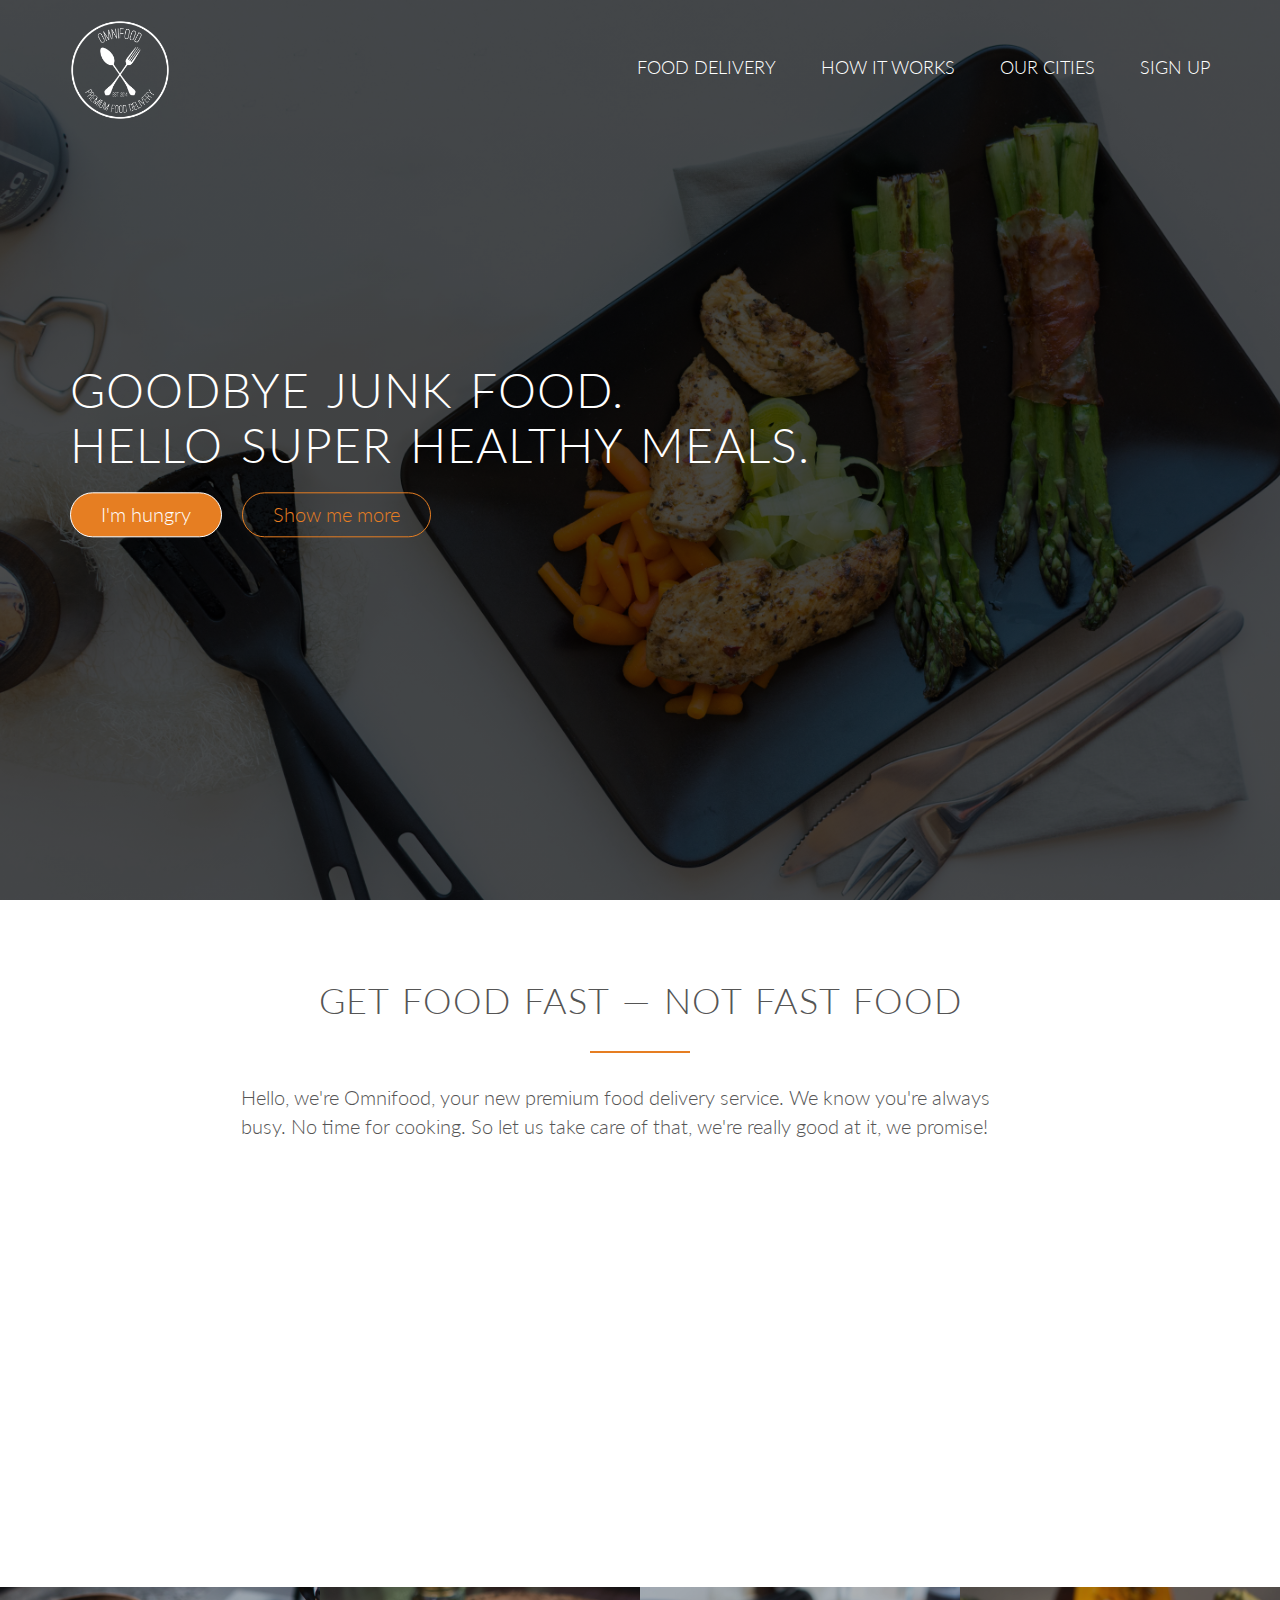
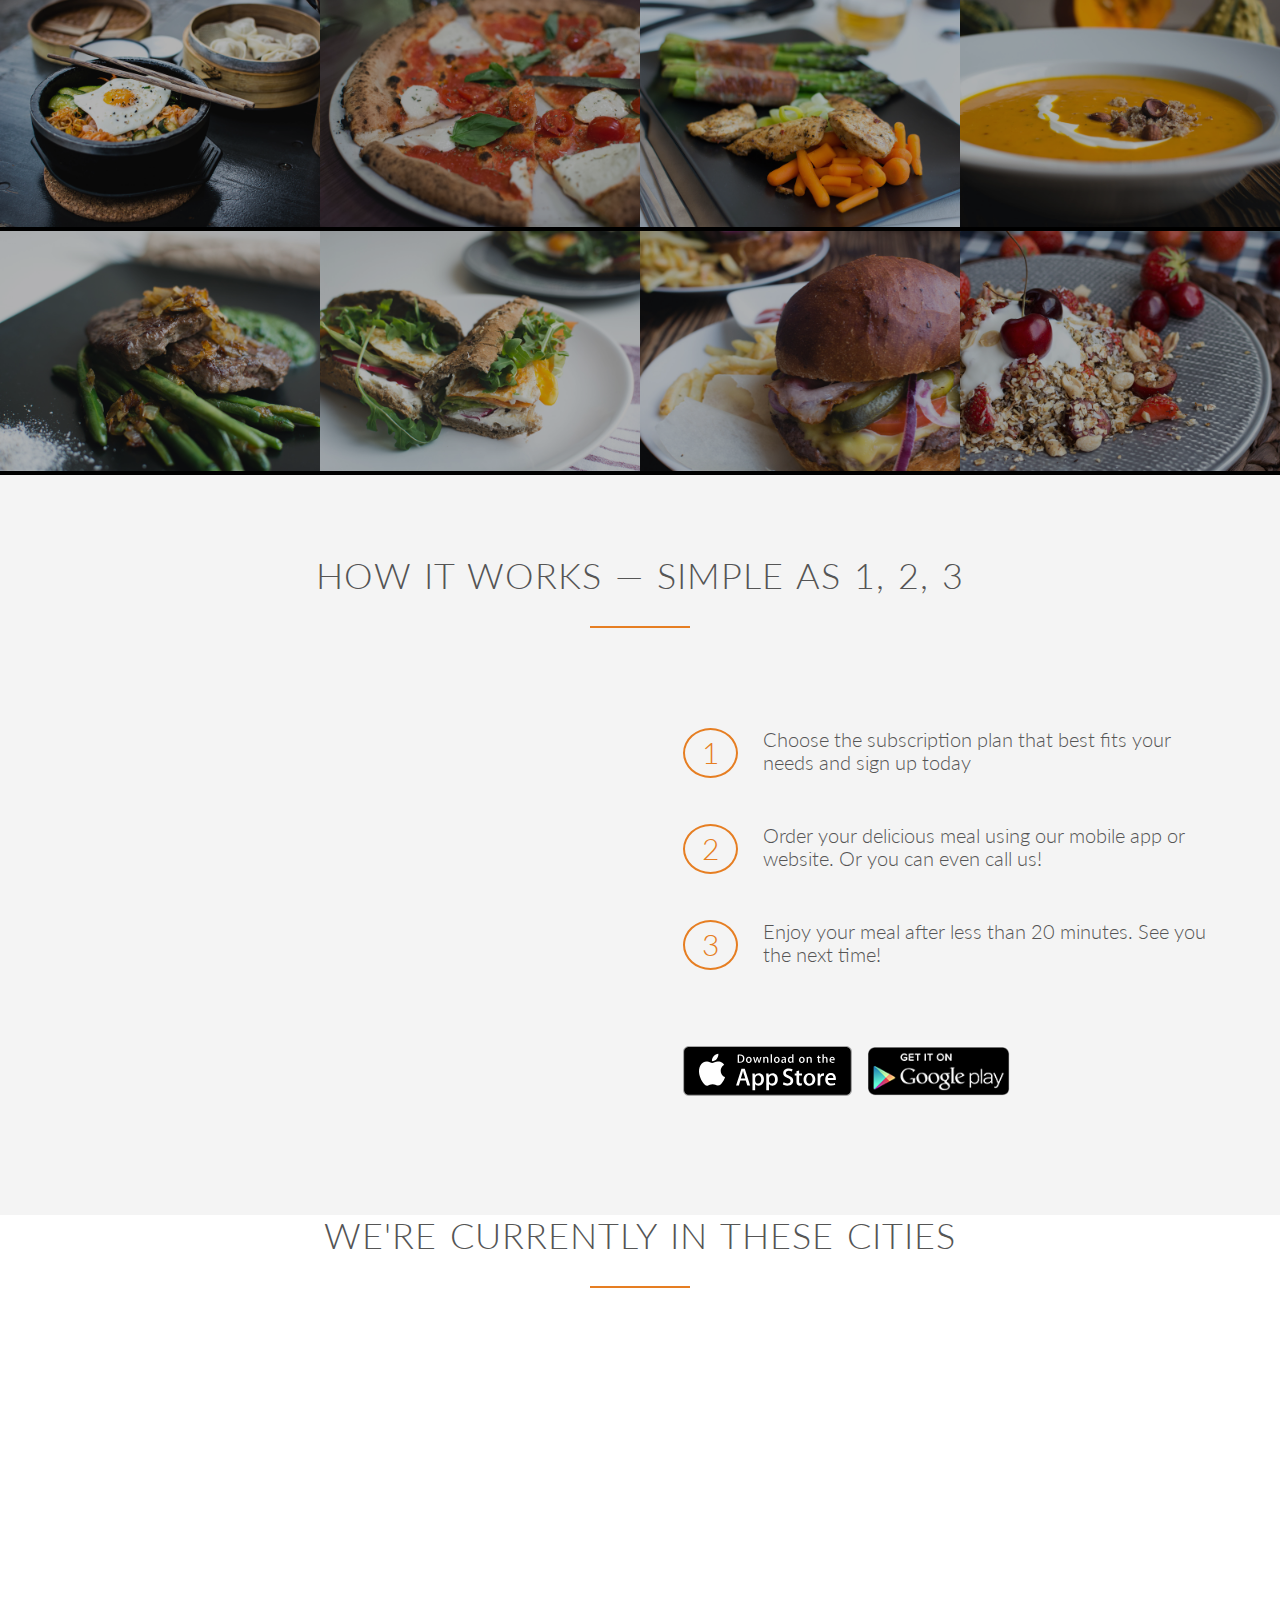
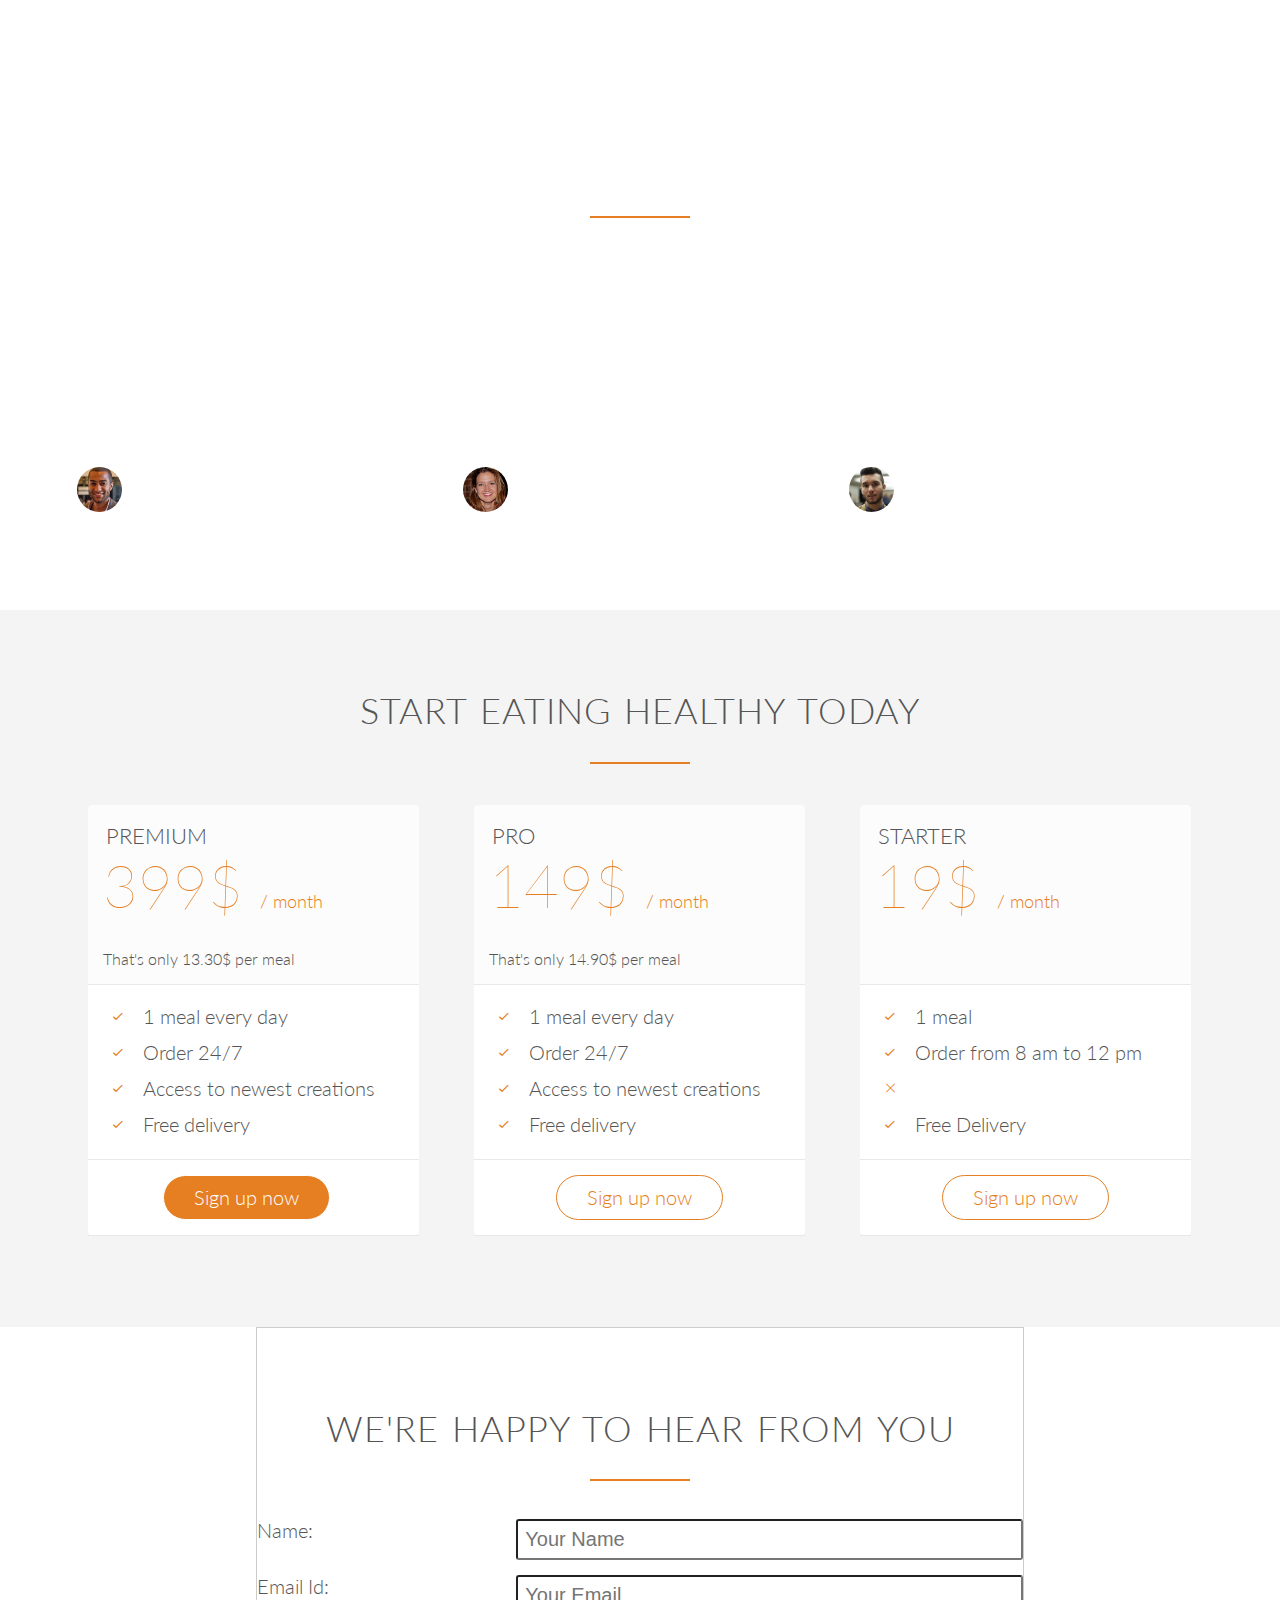
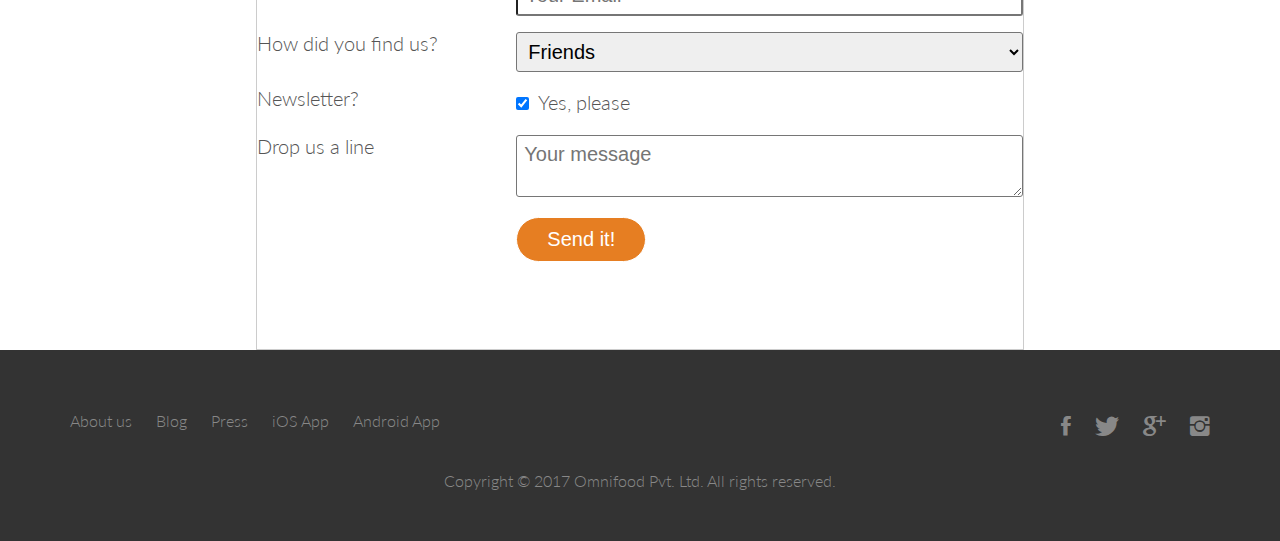
<file: index.html>
<!DOCTYPE html>
<html>
<head>


    <meta name="viewport" content="width=device-width, initial-scale= 1.0">
    <meta name="description" content="Omnifood is a premium food delivery application with a goal to deliver food to the customers satisfaction as soon as possible.">


    <title>Omnifood</title>
    <link rel="stylesheet" href="./Vendors/css/normalize.css">
    <link rel="stylesheet" href="./Vendors/css/grid.css">
    <link rel="stylesheet" href="./Vendors/css/ionicons.min.css">
    <link rel="stylesheet" href="./Resources/css/style.css" type="text/css">
    <link rel="stylesheet" href="http://fonts.googleapis.com/css?family=Lato:100,300,400,300italic" type="text/css">
    <link rel="stylesheet" href="./Vendors/css/animate.css">
    <link rel="stylesheet" href="./Resources/css/queries.css">

    <link rel="apple-touch-icon" sizes="57x57" href="Resources/favicons/apple-touch-icon-57x57.png">
    <link rel="apple-touch-icon" sizes="60x60" href="Resources/favicons/apple-touch-icon-60x60.png">
    <link rel="apple-touch-icon" sizes="72x72" href="Resources/favicons/apple-touch-icon-72x72.png">
    <link rel="apple-touch-icon" sizes="76x76" href="Resources/favicons/apple-touch-icon-76x76.png">
    <link rel="apple-touch-icon" sizes="114x114" href="Resources/favicons/apple-touch-icon-114x114.png">
    <link rel="apple-touch-icon" sizes="120x120" href="Resources/favicons/apple-touch-icon-120x120.png">
    <link rel="apple-touch-icon" sizes="144x144" href="Resources/favicons/apple-touch-icon-144x144.png">
    <link rel="apple-touch-icon" sizes="152x152" href="Resources/favicons/apple-touch-icon-152x152.png">
    <link rel="apple-touch-icon" sizes="180x180" href="Resources/favicons/apple-touch-icon-180x180.png">
    <link rel="icon" type="image/png" sizes="32x32" href="Resources/favicons/favicon-32x32.png">
    <link rel="icon" type="image/png" sizes="194x194" href="Resources/favicons/favicon-194x194.png">
    <link rel="icon" type="image/png" sizes="192x192" href="Resources/favicons/android-chrome-192x192.png">
    <link rel="icon" type="image/png" sizes="16x16" href="Resources/favicons/favicon-16x16.png">
    <link rel="manifest" href="Resources/favicons/manifest.json">
    <link rel="mask-icon" href="Resources/favicons/safari-pinned-tab.svg" color="#5bbad5">
    <link rel="shortcut icon" href="Resources/favicons/favicon.ico">
    <meta name="msapplication-TileColor" content="#da532c">
    <meta name="msapplication-TileImage" content="Resources/favicons/mstile-144x144.png">
    <meta name="msapplication-config" content="Resources/favicons/browserconfig.xml">
    <meta name="theme-color" content="#ffffff">
</head>

<body>
<header>
    <nav>
        <div class="row">
            <img src="Resources/img/logo-white.png" alt="Omnifood logo" class="logo">
            <img src="Resources/img/logo.png" alt="Omnifood logo" class="logo-black">
            <ul class="main-nav">
                <li><a href="#features">Food delivery</a></li>
                <li><a href="#works">How it works</a></li>
                <li><a href="#cities">Our cities</a></li>
                <li><a href="#plans">Sign up</a></li>
            </ul>
            <a class="mobile-navigation-icon"><i class="ion-navicon-round"></i></a>
        </div>
    </nav>
    <div class="hero-text">
        <h1>Goodbye junk food.<br> Hello super healthy meals.</h1>
        <a class="btn btn-full js--scroll-to-plans" href="#">I'm hungry</a>
        <a class="btn btn-ghost js--scroll-to-start" href="#">Show me more</a>
    </div>
</header>
<section class="section-features js--section-features" id="features">
    <div class="row">
        <h2>Get food fast &mdash; not fast food</h2>
        <p class="long-copy">
            Hello, we're Omnifood, your new premium food delivery service. We know you're always busy. No time for
            cooking. So let us take care of that, we're really good at it, we promise!
        </p>
    </div>
    <div class="row js--wp1">
        <div class="col span-1-of-4 box">
            <i class="ion-ios-infinite-outline icon-big"></i>
            <h3>Up to 365 days/year</h3>
            <p>
                Never cook again! We really mean that. Our subscription plans include up to 365 days/year coverage. You
                can also choose to order more flexibly if that's your style.
            </p>
        </div>
        <div class="col span-1-of-4 box">
            <i class="ion-ios-stopwatch-outline icon-big"></i>
            <h3>Ready in 20 minutes</h3>
            <p>
                You're only twenty minutes away from your delicious and super healthy meals delivered right to your
                home. We work with the best chefs in each town to ensure that you're 100% happy.
            </p>
        </div>
        <div class="col span-1-of-4 box">
            <i class="ion-ios-nutrition-outline icon-big"></i>
            <h3>100% organic</h3>
            <p>
                All our vegetables are fresh, organic and local. Animals are raised without added hormones or
                antibiotics. Good for your health, the environment, and it also tastes better!
            </p>
        </div>
        <div class="col span-1-of-4 box">
            <i class="ion-ios-cart-outline icon-big"></i>
            <h3>Order anything</h3>
            <p>
                We don't limit your creativity, which means you can order whatever you feel like. You can also choose
                from our menu containing over 100 delicious meals. It's up to you!
            </p>
        </div>
    </div>
</section>
<section class="section-meals" >
    <ul class="meals-showcase clearfix">
        <li>
            <figure class="meal-photo">
                <img src="Resources/img/1.jpg" alt="Korean bibimbap with egg and vegetables">
            </figure>
        </li>
        <li>
            <figure class="meal-photo">
                <img src="Resources/img/2.jpg" alt="Simple italian pizza with cherry tomatoes">
            </figure>
        </li>
        <li>
            <figure class="meal-photo">
                <img src="Resources/img/3.jpg" alt="Chicken breast steak with vegetables">
            </figure>
        </li>
        <li>
            <figure class="meal-photo">
                <img src="Resources/img/4.jpg" alt="Autumn pumpkin soup">
            </figure>
        </li>
    </ul>
    <ul class="meals-showcase clearfix">
        <li>
            <figure class="meal-photo">
                <img src="Resources/img/5.jpg" alt="Paleo beef steak with vegetables">
            </figure>
        </li>
        <li>
            <figure class="meal-photo">
                <img src="Resources/img/6.jpg" alt="Healthy baguette with egg and vegetables">
            </figure>
        </li>
        <li>
            <figure class="meal-photo">
                <img src="Resources/img/7.jpg" alt="Burger with cheddar and bacon">
            </figure>
        </li>
        <li>
            <figure class="meal-photo">
                <img src="Resources/img/8.jpg" alt="Granola with cherries and strawberries">
            </figure>
        </li>
    </ul>

</section>
<section class="section-works" id="works">
    <div class="row">
        <h2>How it works &mdash; Simple as 1, 2, 3</h2>
    </div>
    <div class="row">
        <div class="col span-1-of-2 steps-box">
            <img src="Resources/img/app-iPhone.png" alt="iPhone Photo" class="app-works js--wp2" >
        </div>
        <div class="col span-1-of-2 steps-box">
            <div class="works-steps">
                <div>1</div>
                <p>Choose the subscription plan that best fits your needs and sign up today</p>
            </div>
            <div class="works-steps">
                <div>2</div>
                <p>Order your delicious meal using our mobile app or website. Or you can even call us!</p>
            </div>
            <div class="works-steps">
                <div>3</div>
                <p>Enjoy your meal after less than 20 minutes. See you the next time!</p>
            </div>
            <a href="#" class="app-btn-link"><img class="app-btn" src="Resources/img/download-app.svg"
                                                  alt="Apple Store"></a>
            <a href="#" class="app-btn-link"><img class="app-btn" src="Resources/img/download-app-android.png"
                                                  alt="Play Store"></a>
        </div>
    </div>
</section>
<section class="section-cities" id="cities">
    <div class="row">
        <h2>We're currently in these cities</h2>
    </div>
    <div class="row js--wp3">
        <div class="col span-1-of-4 box">
            <img src="Resources/img/lisbon-3.jpg" alt="Lisbon">
            <h3>Lisbon</h3>
            <div class="city-features">
                <i class="ion-ios-person icon-small"></i>
                1600+ happy eaters
            </div>
            <div class="city-features">
                <i class="ion-ios-star icon-small"></i>
                60+ top chefs
            </div>
            <div class="city-features">
                <i class="ion-social-twitter icon-small"></i>
                <a href="#">@omnifood_lx</a>
            </div>
        </div>
        <div class="col span-1-of-4 box">
            <img src="Resources/img/san-francisco.jpg" alt="San Francisco">
            <h3>San Francisco</h3>
            <div class="city-features">
                <i class="ion-ios-person icon-small"></i>
                3700+ happy eaters
            </div>
            <div class="city-features">
                <i class="ion-ios-star icon-small"></i>
                160+ top chefs
            </div>
            <div class="city-features">
                <i class="ion-social-twitter icon-small"></i>
                <a href="#">@omnifood_sf</a>
            </div>
        </div>

        <div class="col span-1-of-4 box">
            <img src="Resources/img/berlin.jpg" alt="Berlin">
            <h3>Berlin</h3>
            <div class="city-features">
                <i class="ion-ios-person icon-small"></i>
                2300+ happy eaters
            </div>
            <div class="city-features">
                <i class="ion-ios-star icon-small"></i>
                110+ top chefs
            </div>
            <div class="city-features">
                <i class="ion-social-twitter icon-small"></i>
                <a href="#">@omnifood_berlin</a>
            </div>
        </div>

        <div class="col span-1-of-4 box">
            <img src="Resources/img/london.jpg" alt="London">
            <h3>London</h3>
            <div class="city-features">
                <i class="ion-ios-person icon-small"></i>
                1200+ happy eaters
            </div>
            <div class="city-features">
                <i class="ion-ios-star icon-small"></i>
                50+ top chefs
            </div>
            <div class="city-features">
                <i class="ion-social-twitter icon-small"></i>
                <a href="#">@omnifood_london</a>
            </div>
        </div>
    </div>
</section>
<section class="section-testimonials">
    <div class="row">
        <h2>Our customers can't live without us</h2>
    </div>
    <div class="row">
        <div class="col span-1-of-3">
            <blockquote>
                Omnifood is just awesome! I just launched a startup which leaves me with no time for cooking, so
                Omnifood is a life-saver. Now that I got used to it, I couldn't live without my daily meals!
                <cite>
                    <img src="Resources/img/customer-1.jpg" alt="Customer 1">
                    Alberto Duncan
                </cite>
            </blockquote>

        </div>
        <div class="col span-1-of-3">
            <blockquote>
                Inexpensive, healthy and great-tasting meals, delivered right to my home. We have lots of food delivery
                here in Lisbon, but no one comes even close to Omifood. Me and my family are so in love!
                <cite>
                    <img src="Resources/img/customer-2.jpg" alt="Customer 1">
                    Joana Silva
                </cite>
            </blockquote>

        </div>
        <div class="col span-1-of-3">
            <blockquote>
                I was looking for a quick and easy food delivery service in San Franciso. I tried a lot of them and
                ended up with Omnifood. Best food delivery service in the Bay Area. Keep up the great work!
                <cite>
                    <img src="Resources/img/customer-3.jpg" alt="Customer 1">
                    Milton Chapman
                </cite>
            </blockquote>

        </div>
    </div>
</section>
<section class="section-signup" id="plans">
    <div class="row">
        <h2>Start eating healthy today</h2>
    </div>
    <div class="row">
        <div class="col span-1-of-3">
            <div class="plan-box js--wp4">
                <div>
                    <h3>Premium</h3>
                    <p class="plan-cost">399$ <span>/ month</span></p>
                    <p class="plan-cost-meal">That's only 13.30$ per meal</p>
                </div>

                <div>
                    <ul class="plan-features">
                        <li><i class="ion-ios-checkmark-empty icon-small"></i>1 meal every day</li>
                        <li><i class="ion-ios-checkmark-empty icon-small"></i>Order 24/7</li>
                        <li><i class="ion-ios-checkmark-empty icon-small"></i>Access to newest creations</li>
                        <li><i class="ion-ios-checkmark-empty icon-small"></i>Free delivery</li>
                    </ul>
                </div>
                <div>
                    <a class="btn btn-full" href="#">Sign up now</a>
                </div>
            </div>
        </div>
        <div class="col span-1-of-3">
            <div class="plan-box">
                <div>
                    <h3>Pro</h3>
                    <p class="plan-cost">149$ <span>/ month</span></p>
                    <p class="plan-cost-meal">That's only 14.90$ per meal</p>
                </div>
                <div>
                    <ul class="plan-features">
                        <li><i class="ion-ios-checkmark-empty icon-small"></i>1 meal every day</li>
                        <li><i class="ion-ios-checkmark-empty icon-small"></i>Order 24/7</li>
                        <li><i class="ion-ios-checkmark-empty icon-small"></i>Access to newest creations</li>
                        <li><i class="ion-ios-checkmark-empty icon-small"></i>Free delivery</li>
                    </ul>
                </div>
                <div>
                    <a class="btn btn-ghost" href="#">Sign up now</a>
                </div>
            </div>
        </div>
        <div class="col span-1-of-3">
            <div class="plan-box">
                <div>
                    <h3>Starter</h3>
                    <p class="plan-cost">19$ <span>/ month</span></p>
                    <p class="plan-cost-meal">&nbsp;</p>
                </div>
                <div>
                    <ul class="plan-features">
                        <li><i class="ion-ios-checkmark-empty icon-small"></i>1 meal</li>
                        <li><i class="ion-ios-checkmark-empty icon-small"></i>Order from 8 am to 12 pm</li>
                        <li><i class="ion-ios-close-empty icon-small"></i></li>
                        <li><i class="ion-ios-checkmark-empty icon-small"></i>Free Delivery</li>
                    </ul>
                </div>
                <div>
                    <a class="btn btn-ghost" href="#">Sign up now</a>
                </div>
            </div>
        </div>
    </div>

</section>
<section class="section-contact-form">
    <div class="row">
        <h2>We're happy to hear from you</h2>
    </div>
    <div class="row">
        <form action="#" method="post" class="contact-form">
            <div class="row">
                <div class="col span-1-of-3">
                    <label for="name">Name:</label>
                </div>
                <div class="col span-2-of-3">
                    <input type="text" name="name" id="name" placeholder="Your Name" required>
                </div>
            </div>
            <div class="row">
                <div class="col span-1-of-3">
                    <label for="email">Email Id:</label>
                </div>
                <div class="col span-2-of-3">
                    <input type="text" name="email" id="email" placeholder="Your Email" required>
                </div>
            </div>
            <div class="row">
                <div class="col span-1-of-3">
                    <label for="find-us">How did you find us?</label>
                </div>
                <div class="col span-2-of-3">
                    <select name="find-us" id="find-us">
                        <option value="friends">Friends</option>
                        <option value="search">Search</option>
                        <option value="ad">Advertisement</option>
                        <option value="other">Other</option>
                    </select>
                </div>
            </div>
            <div class="row">
                <div class="col span-1-of-3">
                    <label for="newsletter">Newsletter?</label>
                </div>
                <div class="col span-2-of-3">
                    <input type="checkbox" name="newsletter" id="newsletter" checked> Yes, please
                </div>
            </div>
            <div class="row">
                <div class="col span-1-of-3">
                    <label for="comments">Drop us a line</label>
                </div>
                <div class="col span-2-of-3">
                    <textarea name="comments" id="comments" placeholder="Your message"></textarea>
                </div>
            </div>
            <div class="row">
                <div class="col span-1-of-3">
                    <label for="submit">&nbsp;</label>
                </div>
                <div class="col span-2-of-3">
                    <input type="submit" value="Send it!" id="submit" name="submit">
                </div>
            </div>
        </form>
    </div>
</section>
<footer>
    <div class="row">
        <div class="col span-1-of-2">
            <ul class="footer-nav">
                <li><a href="#">About us</a></li>
                <li><a href="#">Blog</a></li>
                <li><a href="#">Press</a></li>
                <li><a href="#">iOS App</a></li>
                <li><a href="#">Android App</a></li>
            </ul>
        </div>
        <div class="col span-1-of-2">
            <ul class="social-links">
                <li><a href="#"><i class="ion-social-facebook"></i></a></li>
                <li><a href="#"><i class="ion-social-twitter"></i></a></li>
                <li><a href="#"><i class="ion-social-googleplus"></i></a></li>
                <li><a href="#"><i class="ion-social-instagram"></i></a></li>
            </ul>
        </div>
    </div>
    <div class="row">
        <p>Copyright &copy; 2017 Omnifood Pvt. Ltd. All rights reserved.</p>
    </div>
</footer>

<script src="https://ajax.googleapis.com/ajax/libs/jquery/3.2.1/jquery.min.js"></script>
<script src="Vendors/js/jquery.waypoints.min.js"></script>
<script src="./Resources/js/script.js"></script>
</body>
</html>
</file>
<file: Vendors/css/grid.css>
/*  SECTIONS  ============================================================================= */

.section {
	clear: both;
	padding: 0px;
	margin: 0px;
}

/*  GROUPING  ============================================================================= */

.row {
    zoom: 1; /* For IE 6/7 (trigger hasLayout) */
}

.row:before,
.row:after {
    content:"";
    display:table;
}
.row:after {
    clear:both;
}

/*  GRID COLUMN SETUP   ==================================================================== */

.col {
	display: block;
	float:left;
	margin: 1% 0 1% 1.6%;
}

.col:first-child { margin-left: 0; } /* all browsers except IE6 and lower */


/*  REMOVE MARGINS AS ALL GO FULL WIDTH AT 480 PIXELS */

@media only screen and (max-width: 480px) {
	.col { 
		/*margin: 1% 0 1% 0%;*/
        margin: 0;
	}
}


/*  GRID OF TWO   ============================================================================= */


.span-2-of-2 {
	width: 100%;
}

.span-1-of-2 {
	width: 49.2%;
}

/*  GO FULL WIDTH AT LESS THAN 480 PIXELS */

@media only screen and (max-width: 480px) {
	.span-2-of-2 {
		width: 100%; 
	}
	.span-1-of-2 {
		width: 100%; 
	}
}


/*  GRID OF THREE   ============================================================================= */

	
.span-3-of-3 {
	width: 100%; 
}

.span-2-of-3 {
	width: 66.13%; 
}

.span-1-of-3 {
	width: 32.26%; 
}


/*  GO FULL WIDTH AT LESS THAN 480 PIXELS */

@media only screen and (max-width: 480px) {
	.span-3-of-3 {
		width: 100%; 
	}
	.span-2-of-3 {
		width: 100%; 
	}
	.span-1-of-3 {
		width: 100%;
	}
}

/*  GRID OF FOUR   ============================================================================= */

	
.span-4-of-4 {
	width: 100%; 
}

.span-3-of-4 {
	width: 74.6%; 
}

.span-2-of-4 {
	width: 49.2%; 
}

.span-1-of-4 {
	width: 23.8%; 
}


/*  GO FULL WIDTH AT LESS THAN 480 PIXELS */

@media only screen and (max-width: 480px) {
	.span-4-of-4 {
		width: 100%; 
	}
	.span-3-of-4 {
		width: 100%; 
	}
	.span-2-of-4 {
		width: 100%; 
	}
	.span-1-of-4 {
		width: 100%; 
	}
}


/*  GRID OF FIVE   ============================================================================= */

	
.span-5-of-5 {
	width: 100%;
}

.span-4-of-5 {
  	width: 79.68%; 
}

.span-3-of-5 {
  	width: 59.36%; 
}

.span-2-of-5 {
  	width: 39.04%;
}

.span-1-of-5 {
  	width: 18.72%;
}


/*  GO FULL WIDTH AT LESS THAN 480 PIXELS */

@media only screen and (max-width: 480px) {
	.span-5-of-5 {
		width: 100%; 
	}
	.span-4-of-5 {
		width: 100%; 
	}
	.span-3-of-5 {
		width: 100%; 
	}
	.span-2-of-5 {
		width: 100%; 
	}
	.span-1-of-5 {
		width: 100%; 
	}
}


/*  GRID OF SIX   ============================================================================= */


.span-6-of-6 {
	width: 100%;
}

.span-5-of-6 {
  	width: 83.06%;
}

.span-4-of-6 {
  	width: 66.13%;
}

.span-3-of-6 {
  	width: 49.2%;
}

.span-2-of-6 {
  	width: 32.26%;
}

.span-1-of-6 {
  	width: 15.33%;
}


/*  GO FULL WIDTH AT LESS THAN 480 PIXELS */

@media only screen and (max-width: 480px) {
	.span-6-of-6 {
		width: 100%; 
	}
	.span-5-of-6 {
		width: 100%; 
	}
	.span-4-of-6 {
		width: 100%; 
	}
	.span-3-of-6 {
		width: 100%; 
	}
	.span-2-of-6 {
		width: 100%; 
	}
	.span-1-of-6 {
		width: 100%; 
	}
}



/*  GRID OF SEVEN   ============================================================================= */


.span-7-of-7 {
	width: 100%;
}

.span-6-of-7 {
	width: 85.48%;
}

.span-5-of-7 {
  	width: 70.97%;
}

.span-4-of-7 {
  	width: 56.45%;
}

.span-3-of-7 {
  	width: 41.94%;
}

.span-2-of-7 {
  	width: 27.42%;
}

.span-1-of-7 {
  	width: 12.91%;
}


/*  GO FULL WIDTH AT LESS THAN 480 PIXELS */

@media only screen and (max-width: 480px) {
	.span-7-of-7 {
		width: 100%; 
	}
	.span-6-of-7 {
		width: 100%; 
	}
	.span-5-of-7 {
		width: 100%; 
	}
	.span-4-of-7 {
		width: 100%; 
	}
	.span-3-of-7 {
		width: 100%; 
	}
	.span-2-of-7 {
		width: 100%; 
	}
	.span-1-of-7 {
		width: 100%; 
	}
}


/*  GRID OF EIGHT   ============================================================================= */

	
.span-8-of-8 {
	width: 100%;
}

.span-7-of-8 {
	width: 87.3%; 
}

.span-6-of-8 {
	width: 74.6%; 
}

.span-5-of-8 {
	width: 61.9%; 
}

.span-4-of-8 {
	width: 49.2%; 
}

.span-3-of-8 {
	width: 36.5%;
}

.span-2-of-8 {
	width: 23.8%; 
}

.span-1-of-8 {
	width: 11.1%; 
}


/*  GO FULL WIDTH AT LESS THAN 480 PIXELS */

@media only screen and (max-width: 480px) {
	.span-8-of-8 {
		width: 100%; 
	}
	.span-7-of-8 {
		width: 100%; 
	}
	.span-6-of-8 {
		width: 100%; 
	}
	.span-5-of-8 {
		width: 100%; 
	}
	.span-4-of-8 {
		width: 100%; 
	}
	.span-3-of-8 {
		width: 100%; 
	}
	.span-2-of-8 {
		width: 100%; 
	}
	.span-1-of-8 {
		width: 100%; 
	}
}


/*  GRID OF NINE   ============================================================================= */


.span-9-of-9 {
	width: 100%;
}

.span-8-of-9 {
	width: 88.71%;
}

.span-7-of-9 {
	width: 77.42%; 
}

.span-6-of-9 {
	width: 66.13%; 
}

.span-5-of-9 {
	width: 54.84%; 
}

.span-4-of-9 {
	width: 43.55%; 
}

.span-3-of-9 {
	width: 32.26%;
}

.span-2-of-9 {
	width: 20.97%; 
}

.span-1-of-9 {
	width: 9.68%; 
}


/*  GO FULL WIDTH AT LESS THAN 480 PIXELS */

@media only screen and (max-width: 480px) {
	.span-9-of-9 {
		width: 100%; 
	}
	.span-8-of-9 {
		width: 100%; 
	}
	.span-7-of-9 {
		width: 100%; 
	}
	.span-6-of-9 {
		width: 100%; 
	}
	.span-5-of-9 {
		width: 100%; 
	}
	.span-4-of-9 {
		width: 100%; 
	}
	.span-3-of-9 {
		width: 100%; 
	}
	.span-2-of-9 {
		width: 100%; 
	}
	.span-1-of-9 {
		width: 100%; 
	}
}


/*  GRID OF TEN   ============================================================================= */


.span-10-of-10 {
	width: 100%;
}

.span-9-of-10 {
	width: 89.84%;
}

.span-8-of-10 {
	width: 79.68%;
}

.span-7-of-10 {
	width: 69.52%; 
}

.span-6-of-10 {
	width: 59.36%; 
}

.span-5-of-10 {
	width: 49.2%; 
}

.span-4-of-10 {
	width: 39.04%; 
}

.span-3-of-10 {
	width: 28.88%;
}

.span-2-of-10 {
	width: 18.72%; 
}

.span-1-of-10 {
	width: 8.56%; 
}


/*  GO FULL WIDTH AT LESS THAN 480 PIXELS */

@media only screen and (max-width: 480px) {
	.span-10-of-10 {
		width: 100%; 
	}
	.span-9-of-10 {
		width: 100%; 
	}
	.span-8-of-10 {
		width: 100%; 
	}
	.span-7-of-10 {
		width: 100%; 
	}
	.span-6-of-10 {
		width: 100%; 
	}
	.span-5-of-10 {
		width: 100%; 
	}
	.span-4-of-10 {
		width: 100%; 
	}
	.span-3-of-10 {
		width: 100%; 
	}
	.span-2-of-10 {
		width: 100%; 
	}
	.span-1-of-10 {
		width: 100%; 
	}
}


/*  GRID OF ELEVEN   ============================================================================= */

.span-11-of-11 {
	width: 100%;
}

.span-10-of-11 {
	width: 90.76%;
}

.span-9-of-11 {
	width: 81.52%;
}

.span-8-of-11 {
	width: 72.29%;
}

.span-7-of-11 {
	width: 63.05%; 
}

.span-6-of-11 {
	width: 53.81%; 
}

.span-5-of-11 {
	width: 44.58%; 
}

.span-4-of-11 {
	width: 35.34%; 
}

.span-3-of-11 {
	width: 26.1%;
}

.span-2-of-11 {
	width: 16.87%; 
}

.span-1-of-11 {
	width: 7.63%; 
}


/*  GO FULL WIDTH AT LESS THAN 480 PIXELS */

@media only screen and (max-width: 480px) {
	.span-11-of-11 {
		width: 100%; 
	}
	.span-10-of-11 {
		width: 100%; 
	}
	.span-9-of-11 {
		width: 100%; 
	}
	.span-8-of-11 {
		width: 100%; 
	}
	.span-7-of-11 {
		width: 100%; 
	}
	.span-6-of-11 {
		width: 100%; 
	}
	.span-5-of-11 {
		width: 100%; 
	}
	.span-4-of-11 {
		width: 100%; 
	}
	.span-3-of-11 {
		width: 100%; 
	}
	.span-2-of-11 {
		width: 100%; 
	}
	.span-1-of-11 {
		width: 100%; 
	}
}


/*  GRID OF TWELVE   ============================================================================= */

.span-12-of-12 {
	width: 100%;
}

.span-11-of-12 {
	width: 91.53%;
}

.span-10-of-12 {
	width: 83.06%;
}

.span-9-of-12 {
	width: 74.6%;
}

.span-8-of-12 {
	width: 66.13%;
}

.span-7-of-12 {
	width: 57.66%; 
}

.span-6-of-12 {
	width: 49.2%; 
}

.span-5-of-12 {
	width: 40.73%; 
}

.span-4-of-12 {
	width: 32.26%; 
}

.span-3-of-12 {
	width: 23.8%;
}

.span-2-of-12 {
	width: 15.33%; 
}

.span-1-of-12 {
	width: 6.86%; 
}


/*  GO FULL WIDTH AT LESS THAN 480 PIXELS */

@media only screen and (max-width: 480px) {
	.span-12-of-12 {
		width: 100%; 
	}
	.span-11-of-12 {
		width: 100%; 
	}
	.span-10-of-12 {
		width: 100%; 
	}
	.span-9-of-12 {
		width: 100%; 
	}
	.span-8-of-12 {
		width: 100%; 
	}
	.span-7-of-12 {
		width: 100%; 
	}
	.span-6-of-12 {
		width: 100%; 
	}
	.span-5-of-12 {
		width: 100%; 
	}
	.span-4-of-12 {
		width: 100%; 
	}
	.span-3-of-12 {
		width: 100%; 
	}
	.span-2-of-12 {
		width: 100%; 
	}
	.span-1-of-12 {
		width: 100%; 
	}
}
</file>
<file: Resources/css/style.css>
/* ************************* */
    /*basic components*/
/* ************************* */

/*Orange color = e67e22*/

* {
    margin: 0;
    padding: 0;
    box-sizing: border-box;
}

html,
body {
    background-color: white;
    color: #555;
    font-family: Lato;
    font-size: 20px;
    font-weight: 300;
    text-rendering: optimizeLegibility;
    overflow-x: hidden;
}

/* ************************* */
/*reusable elements*/
/* ************************* */

.row {
    max-width: 1140px;
    margin: 0 auto 0 auto;
}

*:focus {outline: none}

/* ************************* */
/*Header*/
/* ************************* */

header {
    background-image: linear-gradient(rgba(0, 0, 0, 0.7), rgba(0, 0, 0, 0.71)), url(img/hero.jpg);
    background-size: cover;
    background-position: center;
    height: 100vh;
    background-attachment: fixed;
}


h1,
h2,
h3 {
    font-weight: 300;
    text-transform: uppercase;

}

h1 {
    margin: 0;
    color: white;
    font-size: 240%;
    margin-bottom: 20px;
    word-spacing: 4px;
    letter-spacing: 1px;

}

h2 {
    font-size: 180%;
    word-spacing: 2px;
    text-align: center;
    margin-bottom: 30px;
    letter-spacing: 1px;
}

h3 {
    padding: 1%;
    font-size: 110%;

}

h2:after {
    display: block;
    height: 2px;
    width: 100px;
    background-color: #e67e22;
    content: " ";
    margin: 0 auto;
    margin-top: 30px;

}

section {
    padding: 80px 0;
}

a:link,
a:visited {
    color: #e67e22;
    text-decoration: none;
    padding-bottom: 2px;
    border-bottom: 1px solid #e67e22;
    transition: color 0.2s, border-bottom 0.2s;
}
a:hover,
a:active {
    color: #555555;
    border-bottom: 1px solid transparent;
}

/*paragraphs*/

.long-copy {
    line-height: 145%;
    width: 70%;
    margin-left: 15%;
}

.box p {
    font-size: 90%;
    line-height: 145%;
}

/*icons*/

.icon-big {
    display: block;
    font-size: 350%;
    margin: 30px 0;
    color: #e67e22;
}

.icon-small {
    display: inline-block;
    font-size: 120%;
    color: #e67e22;
    text-align: center;
    width: 30px;
    margin-right: 10px;

    line-height: 120%;
    vertical-align: middle;
    margin-top: -5px;
}
/*buttons*/
.btn:link,
.btn:visited,
input[type=submit]{
    display: inline-block;
    padding: 10px 30px;
    border-radius: 200px;
    text-decoration: none;
    font-weight: 300;
    transition: background-color 0.2s, color 0.2s, border 0.2s ;
}

.btn:hover,
.btn:active,
input[type=submit]{
    background-color: #cf6d17;
}

.btn-full:link,
.btn-full:visited,
input[type=submit]{
    background-color: #e67e22;
    border: 1px solid #fff;
    color: white;
    margin-right: 15px;
}

.btn-ghost:link,
.btn-ghost:visited{
    border: 1px solid #e67e22;
    color: #e67e22;
}

.btn-full:hover,
.btn-full:active,
input[type=submit]:hover,
input[type=submit]:active{
    background-color: #bf6516;
}

.btn-ghost:hover,
.btn-ghost:active{
    border: 1px solid #bf6516;
    color: #fff;
}

input[type=checkbox] {
    margin: 10px 5px 10px 0;
}


.logo,
.logo-black {
    height: 100px;
    width: auto;
    float: left;
    margin-top: 20px;
}

.main-nav {
    float: right;
    list-style: none;
    margin-top: 55px;
}

.main-nav li {
    display: inline-block;
    margin-left: 40px;


}

.main-nav li a:link,
.main-nav li a:visited {
    text-decoration: none;
    padding: 8px 0;
    color: white;
    font-size: 90%;
    text-transform: uppercase;
    border-bottom: 2px solid transparent;
    transition: border-bottom 0.2s;
    font-weight: 300;

}

.main-nav li a:hover,
.main-nav li a:active {
    border-bottom: 2px solid #e67e22;
}

.hero-text {
    width: 1140px;
    position: absolute;
    top: 50%;
    left: 50%;
    transform: translate(-50%, -50%);
}

/* sticky nav */
.sticky {
    position: fixed;
    top: 0;
    left: 0;
    width: 100%;
    background-color: rgba(255, 255, 255, 0.98);
    box-shadow: 0 2px 2px #efefef;
    z-index: 9999;
}

.sticky .main-nav li a:link,
.sticky .main-nav li a:visited {
    padding: 15px 0;
    color: #555;
}

.sticky .main-nav {
    margin-top: 18px;
}

/*mobile navigation*/
.mobile-navigation-icon {
    float: right;
    margin-top: 30px;
    display: none;
    cursor: pointer;
}

.mobile-navigation-icon i {
    font-size: 200%;
    color: white;
}
.logo-black {
    display: none;
    height: 50px;
    width: auto;
    float: left;
    margin: 5px 0;
}

.sticky .logo {
    display: none;
}
.sticky .logo-black {
    display: block;
}

/* features */
.section-features .long-copy {
    margin-bottom: 15px;
}
/* meals */
.section-meals {
    padding: 0;
}
.meals-showcase {
    list-style: none;
    width: 100%;
}

.meals-showcase li{
    display: block;
    float: left;
    width: 25%;
}

.meal-photo {
    width: 100%;
    margin: 0;
    padding: 0;
    overflow: hidden;
    background-color: black;
}

.meal-photo img {
    width: 100%;
    height: auto;
    padding: 0;
    tranform: scale(1.3);
    opacity: 0.7;
    transition: transform 0.5s, opacity 0.5s;
}

.meal-photo img:hover {
    transform: scale(1.1);
    opacity: 1;
}

.clearfix {
    zoom: 1;
}

.clearfix:after {
    content: '.';
    clear: both;
    display: block;
    height: 0;
    visibility: hidden;
}

/* how it works */
.section-works {
    background-color: #f4f4f4;
}
.steps-box:first-child {
    padding-right: 3%;
    text-align: right;
    margin-top: 30px;
}

.steps-box:last-child {
    padding-left: 3%;
    margin-top: 70px;
}

.app-works {
    width: 40%;
}

.works-steps{
    margin-bottom: 50px;
}

.works-steps:last-of-type {
    margin-bottom: 80px;
}

.works-steps div{
    color: #e67e22;
    border: 2px solid #e67e22;
    display: inline-block;
    border-radius: 50%;
    padding: 5px;
    height: 50px;
    width: 55px;
    text-align: center;
    float: left;
    margin-right: 25px;
    font-size: 150%;
}

.app-btn-link:link,
.app-btn-link:visited {
    border: 0;
}

.app-btn {
    height: 50px;
    width: auto;
    margin-right: 10px;
}
/* cities */
.section-cities {
    padding: 0;
}

.box img{
    width: 100%;
    height: auto;
    margin-bottom: 15px;
}

.city-features {
    margin-bottom: 5px;
}

/* testimonials */

.section-testimonials {
    background-image: linear-gradient(rgba(0, 0, 0, 0.8), rgba(0, 0, 0, 0.8)), url("img/back-customers.jpg");
    color: white;
    background-size: cover;
    background-attachment: fixed;
}

blockquote:before {
    font-size: 500%;
    content: "\201C";
    display: block;
    position: absolute;
    top: -5px;
    left: -5px;
}

blockquote {
    padding: 2%;
    font-style: italic;
    line-height: 145%;
    position: relative;
    margin-top: 30px;
}

cite {
    font-size: 90%;
    margin-top: 25px;
    display: block;
}

cite img {
    height: 45px;
    border-radius: 50%;
    margin-right: 10px;
    vertical-align: middle;
}

/* signup section */
.section-signup {
    background-color: #f4f4f4;
}

.plan-box {
    background-color: white;
    border-radius: 5px;
    width: 90%;
    margin-left: 5%;
    box-shadow: #efefef;
}

.plan-box div {
    padding: 15px;
    border-bottom: 1px solid #e8e8e8;
}

.plan-box div:first-child {
    background-color: #fcfcfc;
    border-top-left-radius: 5px;
    border-top-right-radius: 5px;
}

.plan-box div:last-child {
    text-align: center;
}

.plan-cost {
    font-size: 300%;
    margin-bottom: 30px;
    font-weight: 100;
    color: #e67e22;
}

.plan-cost span {
    font-size: 30%;
    font-weight: 300;
}

.plan-cost-meal {
    font-size: 80%;
}

.plan-features {
    list-style: none;
}

.plan-features li{
    padding: 5px 0;
}

/* signup section */
.section-contact-form {
    width: 60%;
    margin: 0 auto;
    border: 1px solid #ccc;
}

input[type=email],
input[type=text],
select,
textarea {
    width: 100%;
    padding: 7px;
    border-radius: 3px;
}

/* Footer */

footer {
    background-color: #333333;
    padding: 50px;
    font-size: 80%;
}

.footer-nav{
    float: left;
    list-style: none;
}

.social-links {
    float: right;
    list-style: none;
}

.footer-nav li,
.social-links li {
    display: inline-block;
    margin-right: 20px;
}

.social-links li:last-child,
.footer-nav li:last-child{
    margin-right: 0;
}

.footer-nav li a:visited,
.footer-nav li a:link,
.social-links li a:visited,
.social-links li a:link{
    text-decoration: none;
    border: 0;
    color: #888888;
    transition: color 0.2s;
}

.footer-nav li a:hover,
.footer-nav li a:active,
.social-links li a:hover,
.social-links li a:active {
    color: #dddddd;
}

.social-links li a:visited,
.social-links li a:link{
    font-size: 160%;
}

.ion-social-facebook,
.ion-social-googleplus,
.ion-social-instagram,
.ion-social-twitter{
    transition: color 0.2s;
}

.ion-social-facebook:hover {
    color: #3b5998;
}

.ion-social-twitter:hover {
    color: #00aced;
}

.ion-social-instagram:hover {
    color: #517fa4;
}

.ion-social-googleplus:hover {
    color: #dd4b39;
}

footer p{
    text-align: center;
    color: #888888;
    margin-top: 20px;
}

/*Animations*/
.js--wp1,
.js--wp2,
.js--wp3 {
    opacity: 0;
    animation-duration: 1s;
}

.js--wp4 {
    animation-duration: 1s;
}

.js--wp1.animated,
.js--wp2.animated,
.js--wp3.animated {
    opacity: 1;

}
</file>
<file: Resources/css/queries.css>
/*Big tablets tp 1200px (smaller than 1140px row) */
@media only screen and (max-width: 1200px){
    .hero-text {
        width: 100%;
        padding: 2%;
    }

    .row {
        padding: 2%;
    }


}


/*Small tablet to big tablet: with size 767 to 1023 px*/
@media only screen and (max-width: 1023px){
    .body {
        font-size: 18px;
    }

    section {
        padding: 60px 0;
    }

    .long-copy {
        width: 80%;
        margin-left: 10%;
    }

    .steps-box {
        margin-top: 10px;
    }

    .steps-box:last-child {
        margin-top: 10px;
    }

    .works-steps{
        margin-bottom: 40px;
    }

    .works-steps:last-child{
        margin-bottom: 60px;
    }

    .app-works {
        width: 50%;
    }

    .icon-small {
        width: 17px;
        margin-right: 5px;
    }

    .city-features { font-size: 90%; }

    .plan-box {
        width: 100%;
        margin-left: 0;
    }

    .plan-cost {
        font-size: 150%;
    }

    .contact-form {
        width: 80%;
    }
}


/*Small phones to small tablets: with size 481 to 767 px*/
@media only screen and (max-width: 767px){

    body {
        font-size: 16px;
    }

    section { padding: 30px 0; }

    h1 { font-size: 180%; }
    h2 { font-size: 150%; }

    .row,
    .hero-text { padding: 0 4%; }

    .col {
        width: 100%;
        margin: 0% 0 4% 0%;
    }

    .main-nav { display: none; }

    .mobile-navigation-icon { display: inline-block; }

    .main-nav {
        float: left;
        margin-top: 35px;
        margin-left: 25px;
    }

    .main-nav li { display: block; }

    .main-nav li a:link,
    .main-nav li a:visited {
        display: block;
        border: 0;
        padding: 10px 0;
        font-size: 100%;
    }

    .sticky .main-nav { margin-top: 10px; }

    .sticky .main-nav li a:link,
    .sticky .main-nav li a:visited {
        padding: 10px 0;
    }
    .sticky .mobile-navigation-icon {margin-top: 10px; }
    .sticky .mobile-navigation-icon i { color: #555555; }

    .long-copy {
        width: 100%;
        margin-left: 0;
    }


    .works-steps{
        margin-bottom: 20px;
    }

    .works-steps:last-child{
        margin-bottom: 20px;
    }

    .steps-box:first-child {
        text-align: center;
    }

    .app-works { font-size: 40px; }



    .works-steps div{
        padding: 4px;
        height: 40px;
        width: 40px;
        margin-right: 15px;
        font-size: 120%;
    }



}


/*Small phones with size 0 to 480 px*/
@media only screen and (max-width: 480px){
    section { padding: 25px 0; }
    .contact-form { width: 100%; }





}
</file>
